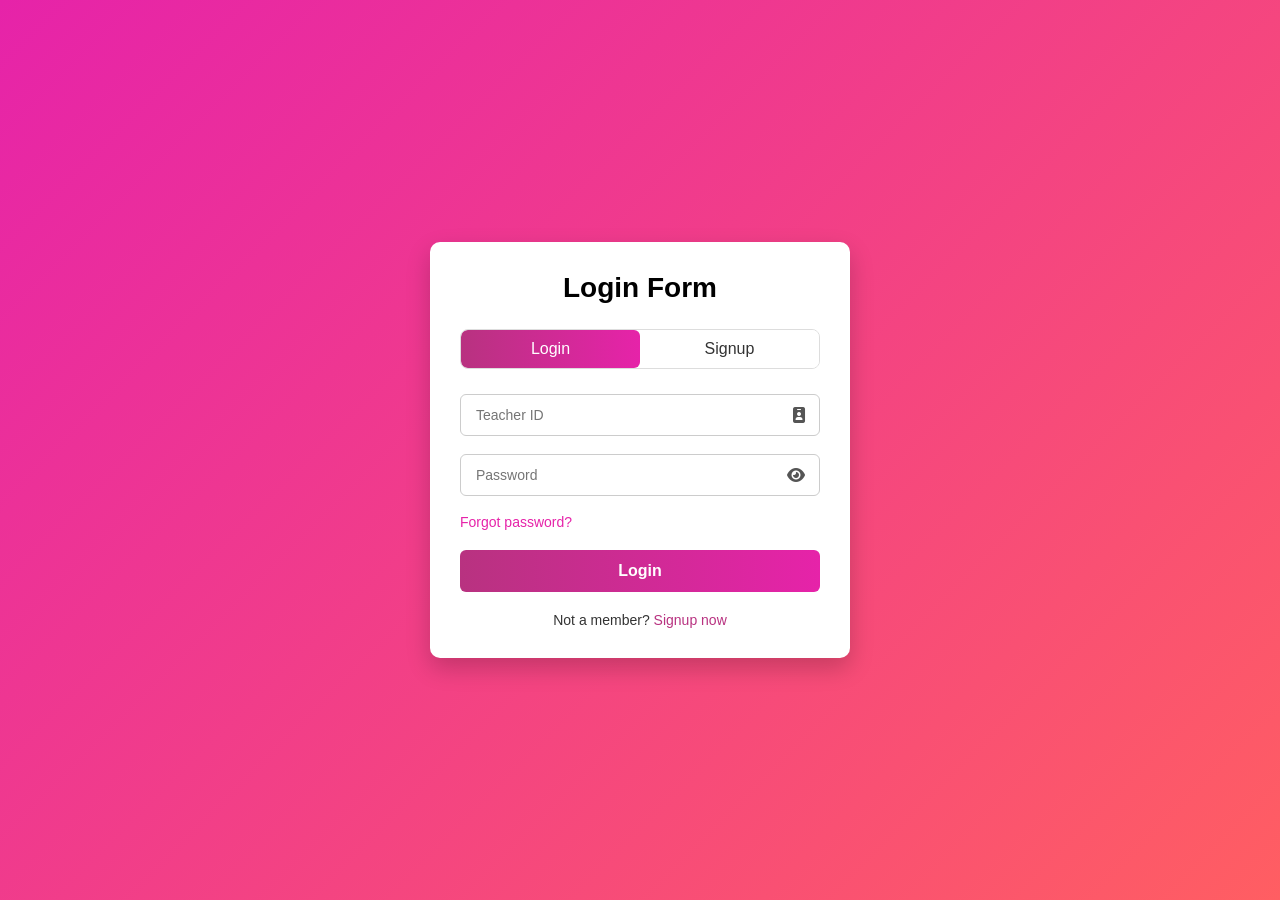
<file: index.html>
<!DOCTYPE html>
<html lang="bn">
<head>
  <meta charset="UTF-8">
  <meta name="viewport" content="width=device-width, initial-scale=1.0">
  <title>লার্নিং স্কুল - ফি ও হিসাব ব্যবস্থাপনা সিস্টেম</title>
  <!-- Font Awesome Icons -->
  <link rel="stylesheet" href="https://cdnjs.cloudflare.com/ajax/libs/font-awesome/6.4.0/css/all.min.css">
  <!-- External CSS -->
  <link rel="stylesheet" href="login.css">
</head>
<body>

  <div class="form-container">
    
    <!-- LOGIN FORM -->
    <div class="form-box login-box active" id="loginForm">
      <h2>Login Form</h2>
      
      <div class="toggle-bar">
        <button class="toggle-btn active" onclick="showLogin()">Login</button>
        <button class="toggle-btn" onclick="showSignup()">Signup</button>
      </div>

      <form id="loginFormElement">
        <div class="input-group">
          <input type="text" id="loginTeacherId" placeholder="Teacher ID" required>
          <i class="fa-solid fa-id-badge" style="position: absolute; right: 15px; top: 50%; transform: translateY(-50%); color: #555;"></i>
        </div>

        <div class="input-group">
          <input type="password" id="loginPassword" placeholder="Password" required>
          <i class="fa-solid fa-eye toggle-password" onclick="togglePasswordVisibility('loginPassword', this)"></i>
        </div>

        <a class="forgot-pass" onclick="showForgot()">Forgot password?</a>

        <button type="submit" class="submit-btn-login">Login</button>

        <div class="bottom-text">
          Not a member? <a onclick="showSignup()">Signup now</a>
        </div>
      </form>
    </div>

    <!-- REGISTRATION FORM -->
    <div class="form-box signup-box" id="signupForm">
      <h2>Responsive Registration Form</h2>

      <form id="signupFormElement">
        <!-- Profile Picture Upload -->
        <div style="margin-bottom: 15px;">
          <label class="upload-label">Upload Your Profile Picture</label>
          <div class="icon-input" style="margin-bottom: 0;">
            <i class="fa-solid fa-camera"></i>
            <input type="file" id="regProfilePic" accept="image/*" required style="padding-top: 8px;">
          </div>
        </div>

        <!-- Teacher ID -->
        <div class="icon-input">
          <i class="fa-solid fa-id-badge"></i>
          <input type="text" id="regTeacherId" placeholder="Teacher ID" required>
        </div>

        <!-- Password -->
        <div class="icon-input">
          <i class="fa-solid fa-lock"></i>
          <input type="password" id="regPassword" placeholder="Password" required>
          <i class="fa-solid fa-eye toggle-password" style="left: auto; right: 12px;" onclick="togglePasswordVisibility('regPassword', this)"></i>
        </div>

        <!-- Re-type Password -->
        <div class="icon-input">
          <i class="fa-solid fa-lock"></i>
          <input type="password" id="regConfirmPassword" placeholder="Re-type Password" required>
          <i class="fa-solid fa-eye toggle-password" style="left: auto; right: 12px;" onclick="togglePasswordVisibility('regConfirmPassword', this)"></i>
        </div>

        <!-- First & Last Name -->
        <div class="name-fields">
          <div class="icon-input" style="flex: 1;">
            <i class="fa-solid fa-user"></i>
            <input type="text" id="regFirstName" placeholder="First Name" required>
          </div>
          <div class="icon-input" style="flex: 1;">
            <i class="fa-solid fa-user"></i>
            <input type="text" id="regLastName" placeholder="Last Name" required>
          </div>
        </div>

        <!-- Designation -->
        <div class="icon-input">
          <i class="fa-solid fa-briefcase"></i>
          <select id="designationSelect" onchange="toggleClassField()" required style="color: #666;">
            <option value="" disabled selected>Select Designation</option>
            <option value="head_teacher">প্রধান শিক্ষক (Head Teacher)</option>
            <option value="assistant_teacher">সহকারী শিক্ষক (Assistant Teacher)</option>
            <option value="class_teacher">শ্রেণি শিক্ষক (Class Teacher)</option>
          </select>
        </div>

        <!-- Which Class -->
        <div class="icon-input hidden" id="classField">
          <i class="fa-solid fa-school"></i>
          <select id="classSelect" style="color: #666;">
            <option value="" disabled selected>Which Class</option>
            <option value="Play">Play</option>
            <option value="Nursery">Nursery</option>
            <option value="1">Class 1</option>
            <option value="2">Class 2</option>
            <option value="3">Class 3</option>
            <option value="4">Class 4</option>
            <option value="5">Class 5</option>
          </select>
        </div>

        <!-- Signature Upload with Label -->
        <div style="margin-bottom: 15px;">
          <label class="upload-label">Upload Your Signature</label>
          <div class="icon-input" style="margin-bottom: 0;">
            <i class="fa-solid fa-signature"></i>
            <input type="file" id="regSignature" accept="image/*" required style="padding-top: 8px;">
          </div>
        </div>

        <!-- Password Hint / Clue Field -->
        <div class="icon-input">
          <i class="fa-solid fa-lightbulb"></i>
          <input type="text" id="regHint" placeholder="Password Hint (e.g., Favorite pet name)" required>
        </div>

        <!-- Gender Radio Buttons -->
        <div class="radio-group" style="margin-top: 15px;">
          <label><input type="radio" name="gender" value="male" checked> Male</label>
          <label><input type="radio" name="gender" value="female"> Female</label>
        </div>

        <!-- Checkboxes -->
        <div class="checkbox-group">
          <input type="checkbox" id="terms" required>
          <label for="terms">I agree with terms and conditions</label>
        </div>

        <!-- Register Button -->
        <button type="submit" class="submit-btn-signup">Register</button>

        <div class="back-to-login">
          Already have an account? <a onclick="showLogin()">Login</a>
        </div>
      </form>
    </div>

    <!-- FORGOT PASSWORD FORM -->
    <div class="form-box" id="forgotForm">
      <h2>Reset Password</h2>
      <form id="forgotFormElement">
        <div class="input-group">
          <input type="text" id="forgotTeacherId" placeholder="Enter Teacher ID" required>
          <i class="fa-solid fa-id-badge" style="position: absolute; right: 15px; top: 50%; transform: translateY(-50%); color: #555;"></i>
        </div>
        <div class="input-group">
          <input type="text" id="forgotHint" placeholder="Enter Password Hint/Clue" required>
          <i class="fa-solid fa-lightbulb" style="position: absolute; right: 15px; top: 50%; transform: translateY(-50%); color: #555;"></i>
        </div>
        <div class="input-group">
          <input type="password" id="newPassword" placeholder="New Password" required>
          <i class="fa-solid fa-eye toggle-password" onclick="togglePasswordVisibility('newPassword', this)"></i>
        </div>
        <button type="submit" class="submit-btn-login">Update Password</button>
        <div class="bottom-text">
          <a onclick="showLogin()">Back to Login</a>
        </div>
      </form>
    </div>

    <!-- DEMO DASHBOARD AFTER LOGIN -->
    <div class="form-box dashboard-box" id="dashboardBox">
      <div id="dashboardProfileContainer"></div>
      <h2>Welcome, <span id="welcomeName">Teacher</span>!</h2>
      <p>You have successfully logged in.</p>
      <button class="logout-btn" onclick="logout()">Logout</button>
    </div>

  </div>

  <!-- External JavaScript -->
  <script src="login.js"></script>

</body>
</html>
</file>
<file: login.css>
* {
  margin: 0;
  padding: 0;
  box-sizing: border-box;
  font-family: 'SolaimanLipi', 'Poppins', sans-serif;
}

body {
  min-height: 100vh;
  display: flex;
  justify-content: center;
  align-items: center;
  background: linear-gradient(135deg, #e623a9, #ff5e62);
  padding: 20px;
}

/* Card Wrapper */
.form-container {
  background: #fff;
  width: 100%;
  max-width: 400px;
  border-radius: 10px;
  box-shadow: 0 10px 25px rgba(0, 0, 0, 0.2);
  overflow: hidden;
  padding: 30px;
  position: relative;
  display: flex;
  flex-direction: column;
  justify-content: center;
}

/* Common Form Styling */
.form-box {
  display: none;
}

.form-box.active {
  display: block;
}

/* LOGIN FORM STYLES */
.login-box h2 {
  text-align: center;
  font-size: 28px;
  margin-bottom: 25px;
  color: #000;
}

/* Toggle Bar */
.toggle-bar {
  display: flex;
  border: 1px solid #ddd;
  border-radius: 8px;
  overflow: hidden;
  margin-bottom: 25px;
}

.toggle-btn {
  flex: 1;
  padding: 10px 0;
  text-align: center;
  background: #fff;
  color: #333;
  border: none;
  font-size: 16px;
  font-weight: 500;
  cursor: pointer;
  transition: 0.3s;
}

.toggle-btn.active {
  background: linear-gradient(to right, #b83280, #e623a9);
  color: #fff;
  border-radius: 6px;
}

/* Input Fields */
.input-group {
  margin-bottom: 18px;
  position: relative;
}

.input-group input, .input-group select {
  width: 100%;
  padding: 12px 15px;
  border: 1px solid #ccc;
  border-radius: 6px;
  outline: none;
  font-size: 14px;
  color: #333;
}

.input-group input:focus {
  border-color: #e623a9;
}

/* Password Eye Icon Style */
.toggle-password {
  position: absolute;
  right: 15px;
  top: 50%;
  transform: translateY(-50%);
  cursor: pointer;
  color: #555;
}

.forgot-pass {
  display: block;
  margin-bottom: 20px;
  color: #e623a9;
  text-decoration: none;
  font-size: 14px;
  cursor: pointer;
}

.submit-btn-login {
  width: 100%;
  padding: 12px;
  border: none;
  border-radius: 6px;
  background: linear-gradient(to right, #b83280, #e623a9);
  color: #fff;
  font-size: 16px;
  font-weight: 600;
  cursor: pointer;
  margin-bottom: 20px;
}

.bottom-text {
  text-align: center;
  font-size: 14px;
  color: #333;
}

.bottom-text a {
  color: #b83280;
  text-decoration: none;
  font-weight: 500;
  cursor: pointer;
}

/* REGISTRATION FORM STYLES */
.signup-box {
  border-top: 5px solid #f39c12;
  margin: -30px;
  padding: 30px;
}

.signup-box h2 {
  text-align: center;
  font-size: 20px;
  font-weight: 700;
  color: #111;
  margin-bottom: 20px;
  line-height: 1.3;
}

.icon-input {
  position: relative;
  margin-bottom: 15px;
}

.icon-input i {
  position: absolute;
  left: 12px;
  top: 50%;
  transform: translateY(-50%);
  color: #555;
  font-size: 14px;
}

.icon-input input, .icon-input select {
  width: 100%;
  padding: 10px 10px 10px 35px;
  border: 1px solid #ccc;
  border-radius: 2px;
  outline: none;
  font-size: 13px;
}

.upload-label {
  display: block;
  font-size: 13px;
  font-weight: 500;
  color: #333;
  margin-bottom: 5px;
}

.name-fields {
  display: flex;
  gap: 10px;
}

.radio-group {
  display: flex;
  gap: 15px;
  margin-bottom: 15px;
  font-size: 13px;
  color: #333;
}

.radio-group label {
  display: flex;
  align-items: center;
  gap: 5px;
  cursor: pointer;
}

.checkbox-group {
  margin-bottom: 12px;
  font-size: 12px;
  color: #555;
  display: flex;
  align-items: center;
  gap: 8px;
}

.submit-btn-signup {
  width: 100%;
  padding: 10px;
  border: none;
  border-radius: 2px;
  background: #f1c40f;
  background: linear-gradient(to bottom, #f39c12, #e67e22);
  color: #fff;
  font-size: 15px;
  font-weight: 600;
  cursor: pointer;
  margin-top: 10px;
}

.back-to-login {
  text-align: center;
  margin-top: 15px;
  font-size: 13px;
}

.back-to-login a {
  color: #f39c12;
  text-decoration: none;
  font-weight: bold;
  cursor: pointer;
}

.hidden {
  display: none;
}

/* Profile Preview Styling */
.profile-preview {
  width: 200px;
  height: 200px;
  border-radius: 50%;
  object-fit: cover;
  display: block;
  margin: 10px auto;
}

/* Dashboard / Welcome Screen */
.dashboard-box {
  text-align: center;
  display: none;
}
.dashboard-box.active {
  display: block;
}
.dashboard-box h2 {
  margin-bottom: 15px;
  color: #333;
}
.logout-btn {
  padding: 10px 20px;
  background: #e623a9;
  color: #fff;
  border: none;
  border-radius: 5px;
  cursor: pointer;
  font-weight: 600;
  margin-top: 15px;
}

/* ==========================================
   RESPONSIVE MEDIA QUERIES
   ========================================== */
@media (min-width: 992px) {
  .form-container {
    max-width: 420px;
  }
}

@media (min-width: 868px) and (max-width: 992px) {
  .form-container {
    max-width: 400px;
    padding: 25px;
  }
}

@media (min-width: 400px) and (max-width: 768px) {
  body {
    padding: 15px;
  }
  .form-container {
    max-width: 100%;
    padding: 25px;
  }
  .signup-box {
    margin: -25px;
    padding: 25px;
  }
}

@media (max-width: 399px) {
  body {
    padding: 10px;
    align-items: center;
  }
  .form-container {
    max-width: 100%;
    padding: 15px;
    border-radius: 8px;
  }
  .signup-box {
    margin: -15px;
    padding: 15px;
  }
  .login-box h2 {
    font-size: 24px;
    margin-bottom: 20px;
  }
  .signup-box h2 {
    font-size: 18px;
    margin-bottom: 15px;
  }
  .name-fields {
    flex-direction: column;
    gap: 0px;
  }
  .profile-preview {
    width: 140px;
    height: 140px;
  }
}
</file>
